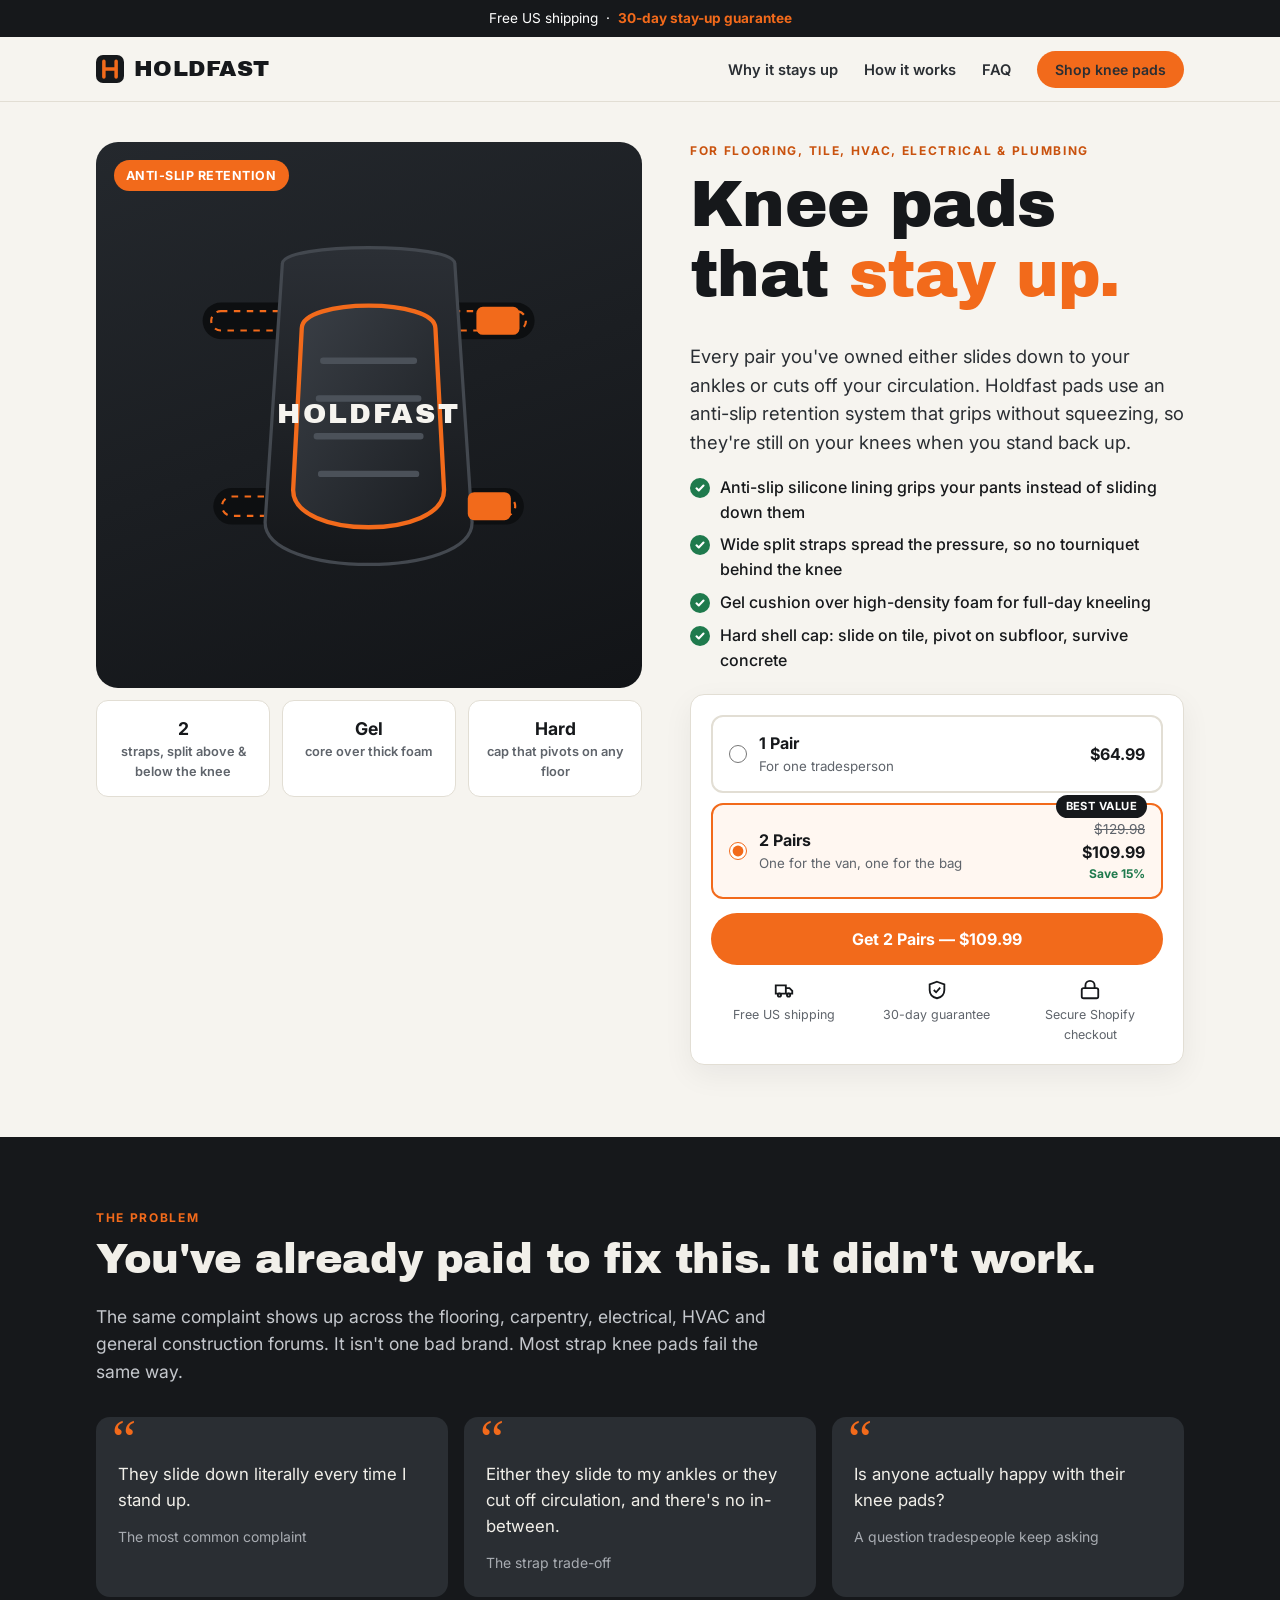
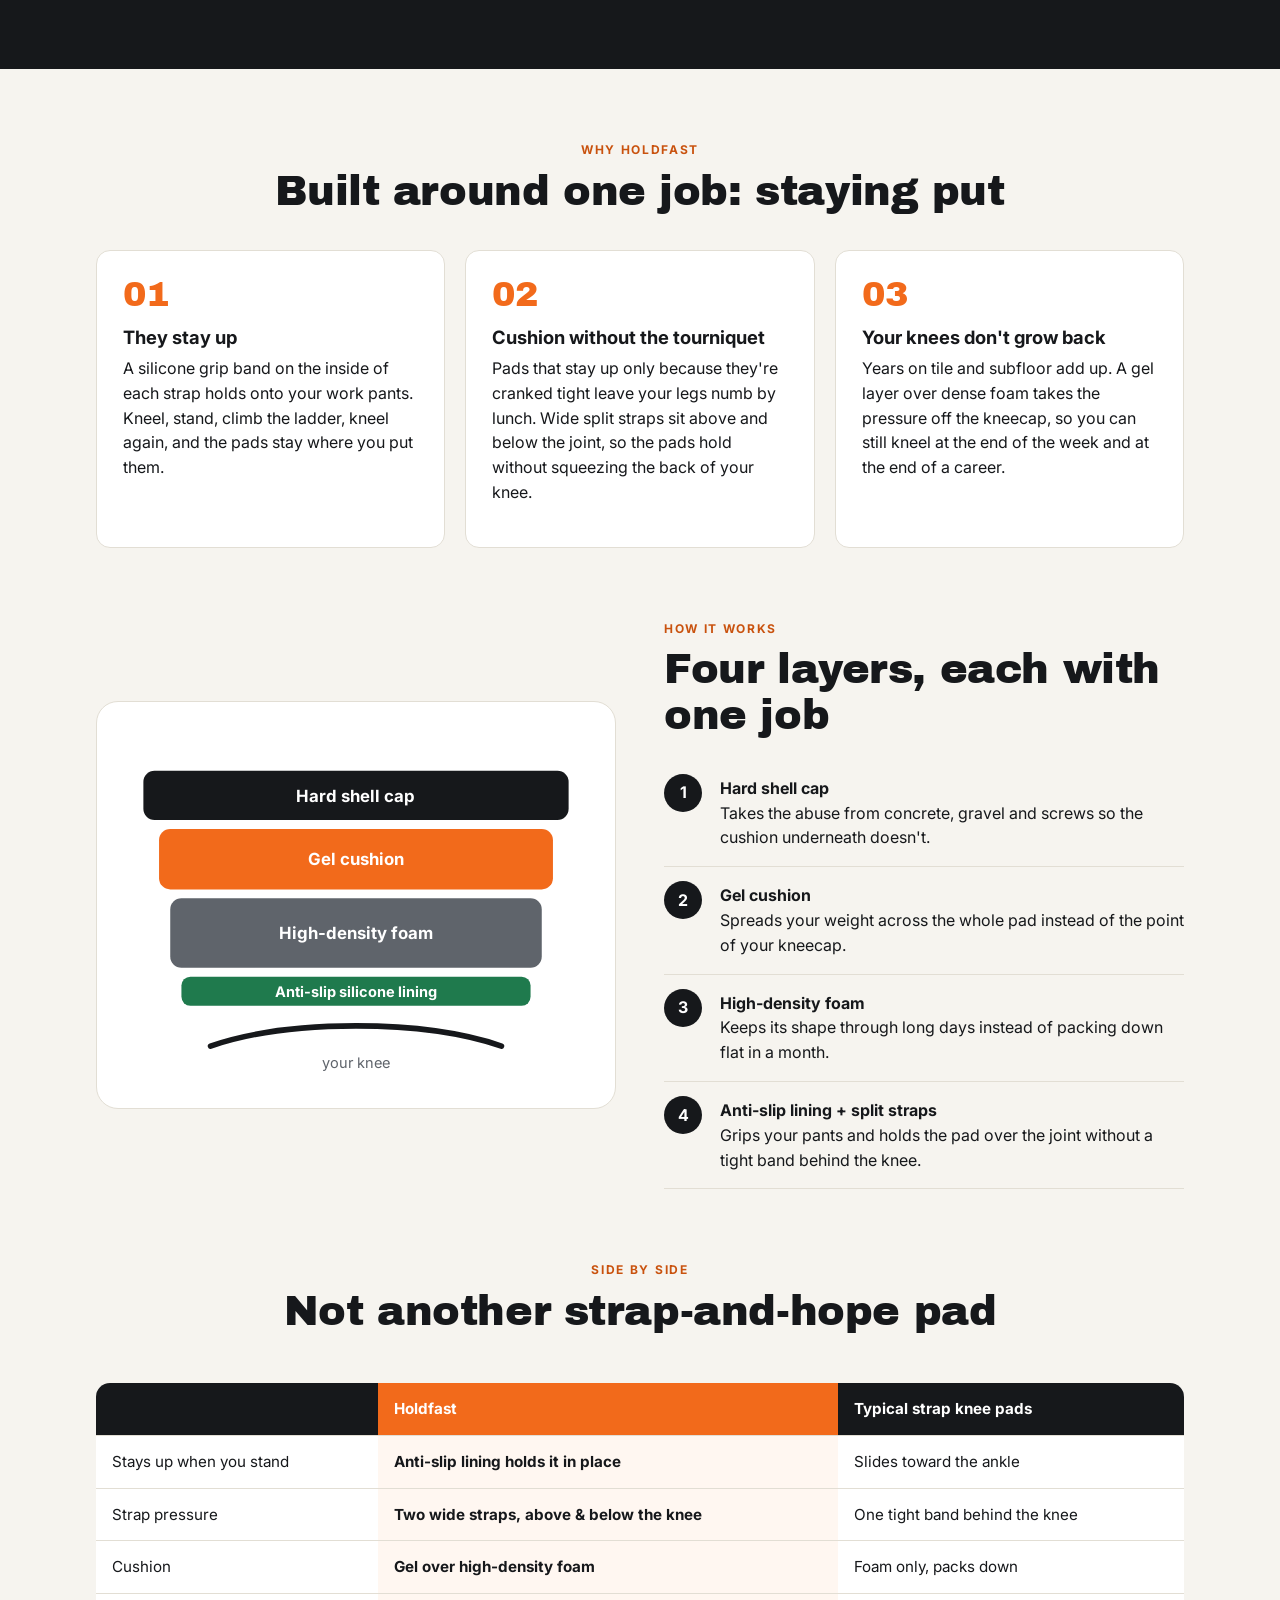
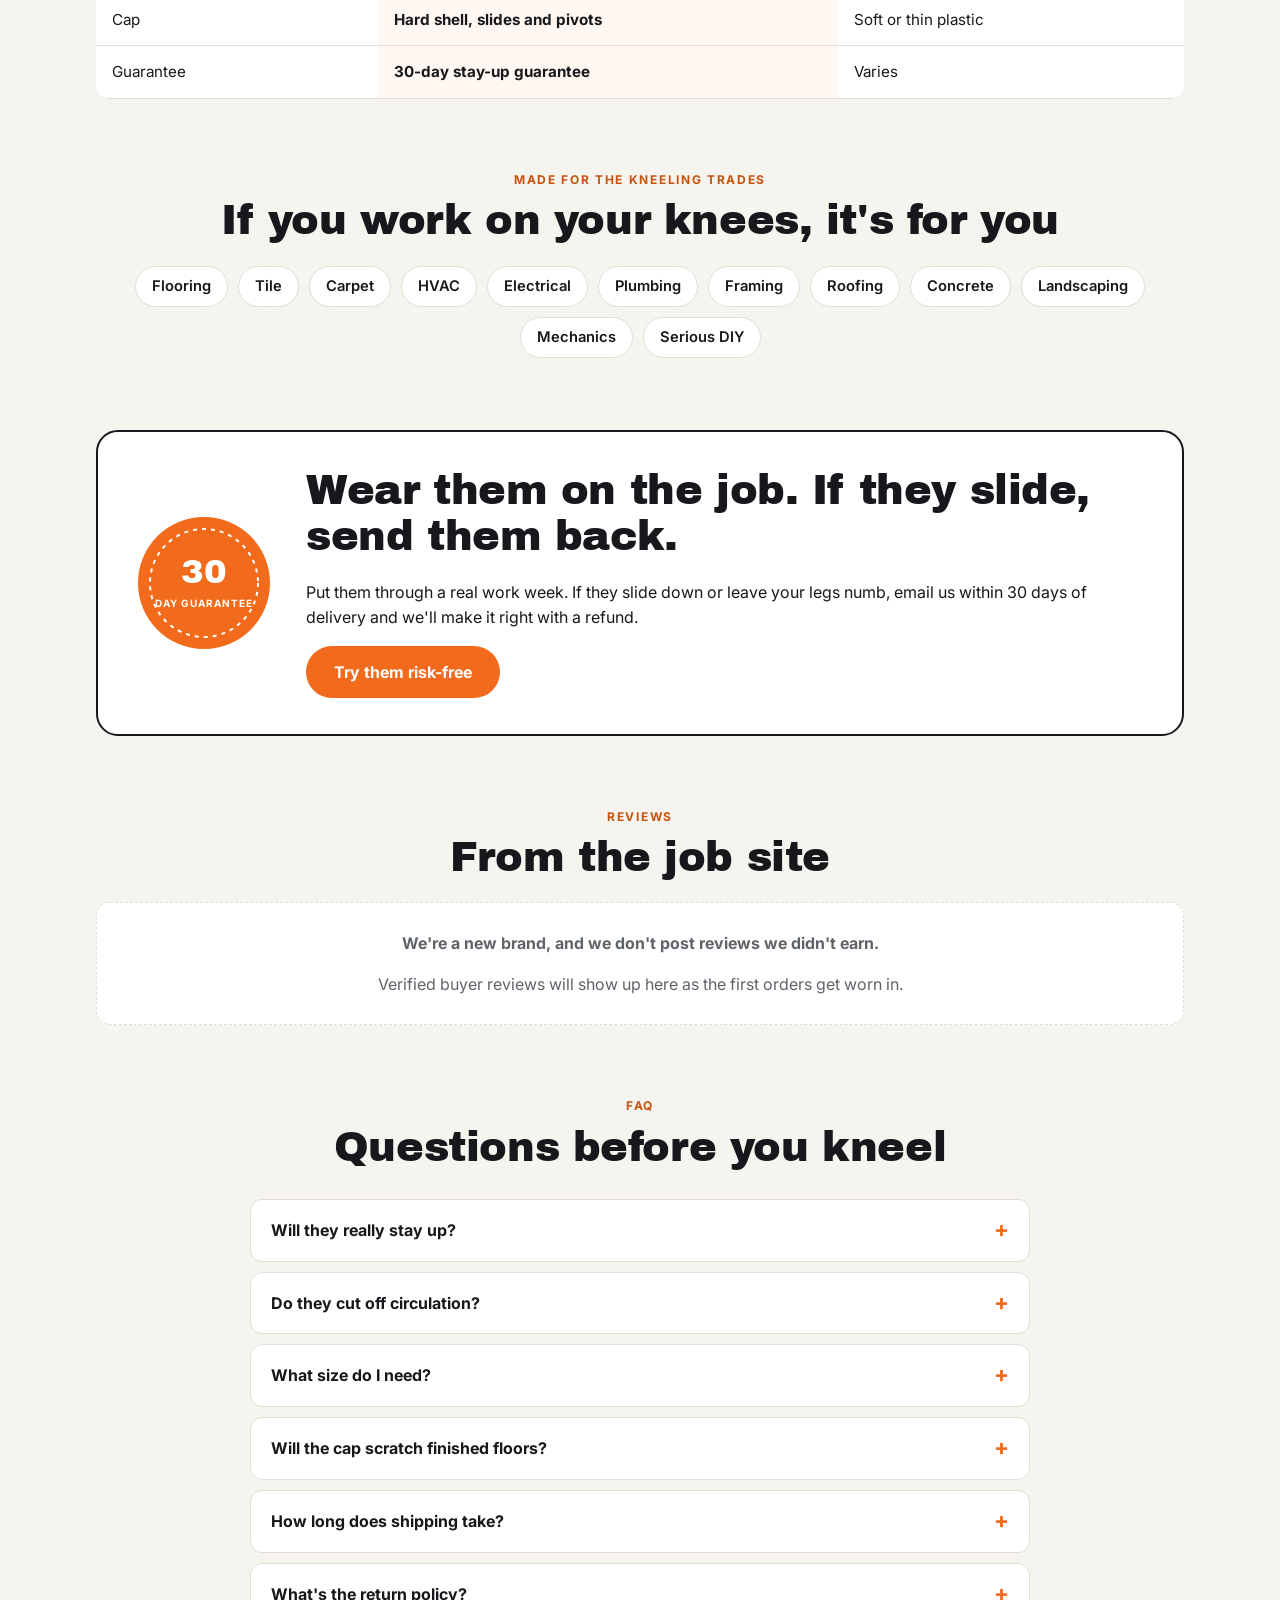
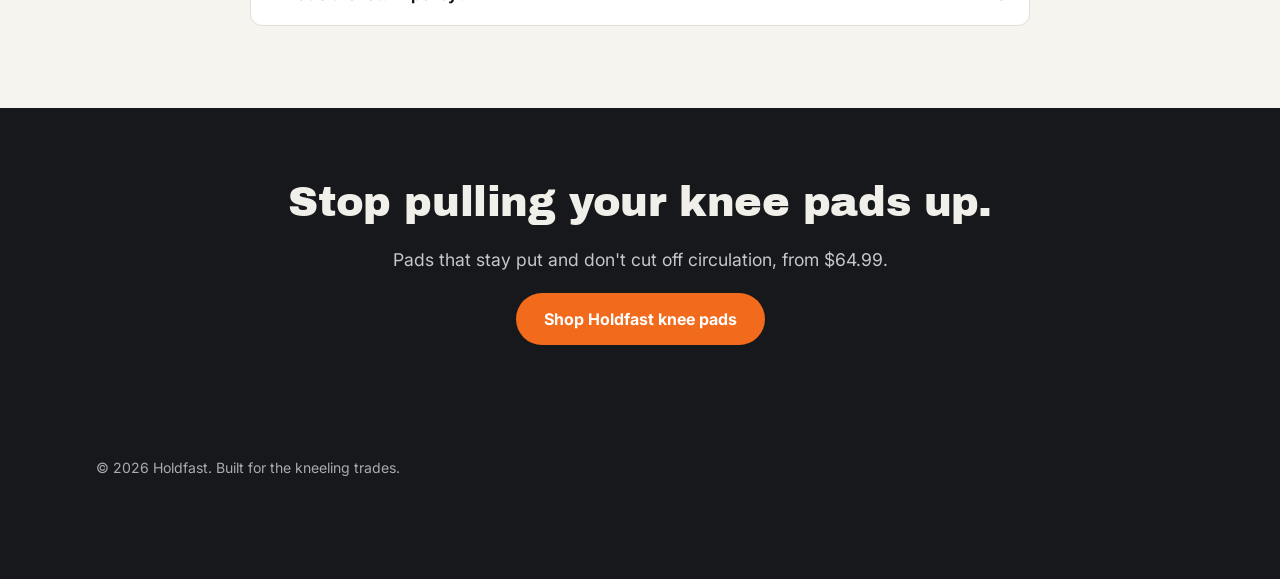
<file: index.html>
<!doctype html>
<html lang="en">
<head>
  <meta charset="utf-8">
  <meta name="viewport" content="width=device-width, initial-scale=1">
  <title>Holdfast — Work Knee Pads That Stay Up</title>
  <meta name="description" content="Heavy-duty work knee pads with an anti-slip retention system. They don't slide down when you stand up, and they don't cut off circulation. Built for flooring, tile, HVAC, electrical and plumbing.">
  <meta property="og:title" content="Holdfast — Work Knee Pads That Stay Up">
  <meta property="og:description" content="Anti-slip work knee pads for the kneeling trades. Stays up without the tourniquet.">
  <meta property="og:type" content="product">
  <meta name="theme-color" content="#16181b">
  <link rel="icon" href="data:image/svg+xml,%3Csvg xmlns='http://www.w3.org/2000/svg' viewBox='0 0 32 32'%3E%3Crect width='32' height='32' rx='8' fill='%2316181b'/%3E%3Cpath d='M9 7v18M23 7v18M9 16h14' stroke='%23f26a1b' stroke-width='4' stroke-linecap='round'/%3E%3C/svg%3E">
  <link rel="preconnect" href="https://fonts.googleapis.com">
  <link rel="preconnect" href="https://fonts.gstatic.com" crossorigin>
  <link href="https://fonts.googleapis.com/css2?family=Archivo+Black&family=Inter:wght@400;500;600;700&display=swap" rel="stylesheet">
  <link rel="stylesheet" href="assets/styles.css">
  <script src="assets/config.js"></script>
  <script src="assets/store.js" defer></script>
</head>
<body>

<div class="announce">Free US shipping &nbsp;·&nbsp; <strong><span data-guarantee-days>30</span>-day stay-up guarantee</strong></div>

<header class="site">
  <div class="wrap">
    <a href="#" class="logo" aria-label="Holdfast home">
      <svg viewBox="0 0 32 32" aria-hidden="true"><rect width="32" height="32" rx="8" fill="#16181b"/><path d="M9 7v18M23 7v18M9 16h14" stroke="#f26a1b" stroke-width="4" stroke-linecap="round"/></svg>
      HOLDFAST
    </a>
    <nav class="site">
      <a href="#why">Why it stays up</a>
      <a href="#how">How it works</a>
      <a href="#faq">FAQ</a>
      <a href="#buy-box" class="btn small">Shop knee pads</a>
    </nav>
  </div>
</header>

<main>

<!-- HERO / PRODUCT -->
<section class="hero">
  <div class="wrap hero-grid">
    <div>
      <div class="gallery">
        <span class="tag">ANTI-SLIP RETENTION</span>
        <svg viewBox="0 0 400 400" role="img" aria-label="Holdfast work knee pad illustration">
          <defs>
            <linearGradient id="cap" x1="0" y1="0" x2="1" y2="1"><stop offset="0" stop-color="#3a3f46"/><stop offset="1" stop-color="#1b1e22"/></linearGradient>
            <linearGradient id="foam" x1="0" y1="0" x2="0" y2="1"><stop offset="0" stop-color="#2b2f35"/><stop offset="1" stop-color="#15171a"/></linearGradient>
          </defs>
          <!-- upper strap -->
          <rect x="46" y="96" width="308" height="34" rx="17" fill="#0d0f11"/>
          <rect x="54" y="104" width="292" height="18" rx="9" fill="none" stroke="#f26a1b" stroke-width="2" stroke-dasharray="6 6"/>
          <!-- lower strap -->
          <rect x="56" y="268" width="288" height="34" rx="17" fill="#0d0f11"/>
          <rect x="64" y="276" width="272" height="18" rx="9" fill="none" stroke="#f26a1b" stroke-width="2" stroke-dasharray="6 6"/>
          <!-- foam body -->
          <path d="M120 60 C120 40 280 40 280 60 L296 300 C296 352 104 352 104 300 Z" fill="url(#foam)" stroke="#43484f" stroke-width="3"/>
          <!-- hard cap -->
          <path d="M138 120 C138 92 262 92 262 120 L270 270 C270 316 130 316 130 270 Z" fill="url(#cap)" stroke="#f26a1b" stroke-width="4"/>
          <!-- cap ridges -->
          <path d="M158 150 H242 M154 185 H246 M152 220 H248 M156 255 H244" stroke="#4b5159" stroke-width="6" stroke-linecap="round"/>
          <!-- buckles -->
          <rect x="300" y="100" width="40" height="26" rx="6" fill="#f26a1b"/>
          <rect x="292" y="272" width="40" height="26" rx="6" fill="#f26a1b"/>
          <!-- wordmark -->
          <text x="200" y="208" text-anchor="middle" font-family="Archivo Black, sans-serif" font-size="26" fill="#f6f4ef" letter-spacing="2">HOLDFAST</text>
        </svg>
      </div>
      <div class="thumbs">
        <div><strong>2</strong>straps, split above &amp; below the knee</div>
        <div><strong>Gel</strong>core over thick foam</div>
        <div><strong>Hard</strong>cap that pivots on any floor</div>
      </div>
    </div>

    <div>
      <p class="eyebrow">For flooring, tile, HVAC, electrical &amp; plumbing</p>
      <h1>Knee pads that <span>stay up.</span></h1>
      <p class="lede">Every pair you've owned either slides down to your ankles or cuts off your circulation. Holdfast pads use an anti-slip retention system that grips without squeezing, so they're still on your knees when you stand back up.</p>
      <ul class="bullets">
        <li>Anti-slip silicone lining grips your pants instead of sliding down them</li>
        <li>Wide split straps spread the pressure, so no tourniquet behind the knee</li>
        <li>Gel cushion over high-density foam for full-day kneeling</li>
        <li>Hard shell cap: slide on tile, pivot on subfloor, survive concrete</li>
      </ul>

      <div class="buy-box" id="buy-box">
        <div class="offers" id="offers"></div>
        <button class="btn block" data-buy>Get 2 Pairs</button>
        <div class="trust-row">
          <div><svg viewBox="0 0 24 24" fill="none" stroke="currentColor" stroke-width="2"><path d="M3 7h11v9H3zM14 10h4l3 3v3h-7z"/><circle cx="7" cy="17.5" r="1.8"/><circle cx="17" cy="17.5" r="1.8"/></svg>Free US shipping</div>
          <div><svg viewBox="0 0 24 24" fill="none" stroke="currentColor" stroke-width="2"><path d="M12 3l8 3v6c0 5-3.5 8-8 9-4.5-1-8-4-8-9V6z"/><path d="M8.5 12l2.5 2.5 4.5-5"/></svg><span><span data-guarantee-days>30</span>-day guarantee</span></div>
          <div><svg viewBox="0 0 24 24" fill="none" stroke="currentColor" stroke-width="2"><rect x="3" y="10" width="18" height="11" rx="2"/><path d="M7 10V7a5 5 0 0110 0v3"/></svg>Secure Shopify checkout</div>
        </div>
        <div class="setup-note" id="setup-note" hidden>
          <strong>Checkout isn't connected yet.</strong> Add your Shopify domain and variant IDs in <code>assets/config.js</code> to turn on buying.
        </div>
      </div>
    </div>
  </div>
</section>

<!-- PAIN -->
<section class="dark" id="why">
  <div class="wrap">
    <p class="eyebrow">The problem</p>
    <h2>You've already paid to fix this. It didn't work.</h2>
    <p class="pain-sub">The same complaint shows up across the flooring, carpentry, electrical, HVAC and general construction forums. It isn't one bad brand. Most strap knee pads fail the same way.</p>
    <div class="quotes">
      <div class="quote"><p>They slide down literally every time I stand up.</p><small>The most common complaint</small></div>
      <div class="quote"><p>Either they slide to my ankles or they cut off circulation, and there's no in-between.</p><small>The strap trade-off</small></div>
      <div class="quote"><p>Is anyone actually happy with their knee pads?</p><small>A question tradespeople keep asking</small></div>
    </div>
  </div>
</section>

<!-- ANGLES -->
<section>
  <div class="wrap">
    <div class="center">
      <p class="eyebrow">Why Holdfast</p>
      <h2>Built around one job: staying put</h2>
    </div>
    <div class="angles">
      <div class="angle">
        <div class="num">01</div>
        <h3>They stay up</h3>
        <p>A silicone grip band on the inside of each strap holds onto your work pants. Kneel, stand, climb the ladder, kneel again, and the pads stay where you put them.</p>
      </div>
      <div class="angle">
        <div class="num">02</div>
        <h3>Cushion without the tourniquet</h3>
        <p>Pads that stay up only because they're cranked tight leave your legs numb by lunch. Wide split straps sit above and below the joint, so the pads hold without squeezing the back of your knee.</p>
      </div>
      <div class="angle">
        <div class="num">03</div>
        <h3>Your knees don't grow back</h3>
        <p>Years on tile and subfloor add up. A gel layer over dense foam takes the pressure off the kneecap, so you can still kneel at the end of the week and at the end of a career.</p>
      </div>
    </div>
  </div>
</section>

<!-- HOW IT WORKS -->
<section id="how" style="padding-top:0">
  <div class="wrap how-grid">
    <div class="diagram">
      <svg viewBox="0 0 420 320" role="img" aria-label="Cross-section of the knee pad layers">
        <rect x="20" y="40" width="380" height="44" rx="10" fill="#16181b"/>
        <text x="210" y="68" fill="#fff" font-family="Inter, sans-serif" font-weight="700" font-size="15" text-anchor="middle">Hard shell cap</text>
        <rect x="34" y="92" width="352" height="54" rx="10" fill="#f26a1b"/>
        <text x="210" y="124" fill="#fff" font-family="Inter, sans-serif" font-weight="700" font-size="15" text-anchor="middle">Gel cushion</text>
        <rect x="44" y="154" width="332" height="62" rx="10" fill="#5f646b"/>
        <text x="210" y="190" fill="#fff" font-family="Inter, sans-serif" font-weight="700" font-size="15" text-anchor="middle">High-density foam</text>
        <rect x="54" y="224" width="312" height="26" rx="8" fill="#1f7a4d"/>
        <text x="210" y="242" fill="#fff" font-family="Inter, sans-serif" font-weight="700" font-size="13" text-anchor="middle">Anti-slip silicone lining</text>
        <path d="M80 286 C150 262 270 262 340 286" stroke="#16181b" stroke-width="5" fill="none" stroke-linecap="round"/>
        <text x="210" y="306" fill="#5f646b" font-family="Inter, sans-serif" font-size="13" text-anchor="middle">your knee</text>
      </svg>
    </div>
    <div>
      <p class="eyebrow">How it works</p>
      <h2>Four layers, each with one job</h2>
      <ol class="layers">
        <li><strong>Hard shell cap</strong>Takes the abuse from concrete, gravel and screws so the cushion underneath doesn't.</li>
        <li><strong>Gel cushion</strong>Spreads your weight across the whole pad instead of the point of your kneecap.</li>
        <li><strong>High-density foam</strong>Keeps its shape through long days instead of packing down flat in a month.</li>
        <li><strong>Anti-slip lining + split straps</strong>Grips your pants and holds the pad over the joint without a tight band behind the knee.</li>
      </ol>
    </div>
  </div>
</section>

<!-- COMPARISON -->
<section style="padding-top:0">
  <div class="wrap">
    <div class="center">
      <p class="eyebrow">Side by side</p>
      <h2>Not another strap-and-hope pad</h2>
    </div>
    <div class="compare-wrap">
      <table class="compare">
        <thead><tr><th></th><th>Holdfast</th><th>Typical strap knee pads</th></tr></thead>
        <tbody>
          <tr><td>Stays up when you stand</td><td>Anti-slip lining holds it in place</td><td>Slides toward the ankle</td></tr>
          <tr><td>Strap pressure</td><td>Two wide straps, above &amp; below the knee</td><td>One tight band behind the knee</td></tr>
          <tr><td>Cushion</td><td>Gel over high-density foam</td><td>Foam only, packs down</td></tr>
          <tr><td>Cap</td><td>Hard shell, slides and pivots</td><td>Soft or thin plastic</td></tr>
          <tr><td>Guarantee</td><td><span data-guarantee-days>30</span>-day stay-up guarantee</td><td>Varies</td></tr>
        </tbody>
      </table>
    </div>
  </div>
</section>

<!-- WHO IT'S FOR -->
<section style="padding-top:0">
  <div class="wrap center">
    <p class="eyebrow">Made for the kneeling trades</p>
    <h2>If you work on your knees, it's for you</h2>
    <div class="trades" style="justify-content:center">
      <span>Flooring</span><span>Tile</span><span>Carpet</span><span>HVAC</span><span>Electrical</span><span>Plumbing</span><span>Framing</span><span>Roofing</span><span>Concrete</span><span>Landscaping</span><span>Mechanics</span><span>Serious DIY</span>
    </div>
  </div>
</section>

<!-- GUARANTEE -->
<section style="padding-top:0">
  <div class="wrap">
    <div class="guarantee">
      <svg class="seal" viewBox="0 0 140 140" aria-hidden="true">
        <circle cx="70" cy="70" r="66" fill="#f26a1b"/>
        <circle cx="70" cy="70" r="54" fill="none" stroke="#fff" stroke-width="2" stroke-dasharray="4 5"/>
        <text x="70" y="70" text-anchor="middle" fill="#fff" font-family="Archivo Black, sans-serif" font-size="34" data-guarantee-days>30</text>
        <text x="70" y="94" text-anchor="middle" fill="#fff" font-family="Inter, sans-serif" font-weight="700" font-size="10" letter-spacing="1">DAY GUARANTEE</text>
      </svg>
      <div>
        <h2>Wear them on the job. If they slide, send them back.</h2>
        <p>Put them through a real work week. If they slide down or leave your legs numb, email us within <span data-guarantee-days>30</span> days of delivery and we'll make it right with a refund.</p>
        <a href="#buy-box" class="btn">Try them risk-free</a>
      </div>
    </div>
  </div>
</section>

<!-- REVIEWS -->
<section style="padding-top:0" id="reviews">
  <div class="wrap">
    <div class="center"><p class="eyebrow">Reviews</p><h2>From the job site</h2></div>
    <div class="reviews-empty">
      <p><strong>We're a new brand, and we don't post reviews we didn't earn.</strong></p>
      <p style="margin:0">Verified buyer reviews will show up here as the first orders get worn in.</p>
    </div>
  </div>
</section>

<!-- FAQ -->
<section style="padding-top:0" id="faq">
  <div class="wrap">
    <div class="center"><p class="eyebrow">FAQ</p><h2>Questions before you kneel</h2></div>
    <div class="faq">
      <details><summary>Will they really stay up?</summary><p>That's what they're designed for. The silicone lining grips your pants and the two straps hold the pad over the joint, not behind it. If they slide on you anyway, the guarantee covers it.</p></details>
      <details><summary>Do they cut off circulation?</summary><p>The straps sit above and below the knee instead of across the back of it, and they're wide, so the pressure is spread out. Snug them enough to hold, not to squeeze.</p></details>
      <details><summary>What size do I need?</summary><p>One size fits most adults. The straps adjust to fit over jeans, work pants, or bib overalls.</p></details>
      <details><summary>Will the cap scratch finished floors?</summary><p>The hard cap is made for subfloor, concrete and tile. For finished hardwood, put a drop cloth down the same way you would with any hard-cap pad.</p></details>
      <details><summary>How long does shipping take?</summary><p data-shipping-note>Free US shipping.</p></details>
      <details><summary>What's the return policy?</summary><p>If the pads slide, numb your legs, or just aren't for you, contact us within <span data-guarantee-days>30</span> days of delivery for a refund. See the refund policy at checkout for the details.</p></details>
    </div>
  </div>
</section>

<!-- FINAL CTA -->
<section class="dark final">
  <div class="wrap">
    <h2>Stop pulling your knee pads up.</h2>
    <p class="pain-sub" style="margin:0 auto 10px">Pads that stay put and don't cut off circulation, from <span data-from-price>$64.99</span>.</p>
    <a href="#buy-box" class="btn">Shop Holdfast knee pads</a>
  </div>
</section>

</main>

<footer class="site">
  <div class="wrap">
    <div>© <span data-year></span> Holdfast. Built for the kneeling trades.</div>
    <div data-support></div>
  </div>
</footer>

<div class="sticky-buy" id="sticky-buy">
  <div><strong>Holdfast Knee Pads</strong>From <span data-from-price>$64.99</span> · free shipping</div>
  <button class="btn" data-buy data-short>Buy</button>
</div>

</body>
</html>
</file>
<file: assets/styles.css>
:root {
  --ink: #16181b;
  --ink-2: #2a2e33;
  --paper: #f6f4ef;
  --card: #ffffff;
  --line: #e2ded4;
  --muted: #5f646b;
  --accent: #f26a1b;
  --accent-ink: #ffffff;
  --accent-dark: #c9520e;
  --good: #1f7a4d;
  --radius: 14px;
  --wrap: 1120px;
  --font: "Inter", system-ui, -apple-system, "Segoe UI", Roboto, sans-serif;
  --display: "Archivo Black", "Inter", system-ui, sans-serif;
}

* { box-sizing: border-box; }
html { scroll-behavior: smooth; }
body {
  margin: 0;
  font-family: var(--font);
  color: var(--ink);
  background: var(--paper);
  line-height: 1.55;
  -webkit-font-smoothing: antialiased;
}
img, svg { max-width: 100%; display: block; }
a { color: inherit; }
h1, h2, h3 { line-height: 1.1; margin: 0 0 .5em; }
h1, h2 { font-family: var(--display); font-weight: 400; letter-spacing: -.01em; }
h1 { font-size: clamp(2.3rem, 6vw, 4rem); }
h2 { font-size: clamp(1.7rem, 4vw, 2.6rem); }
h3 { font-size: 1.15rem; }
p { margin: 0 0 1em; }
.wrap { max-width: var(--wrap); margin: 0 auto; padding: 0 16px; }
.eyebrow { text-transform: uppercase; letter-spacing: .14em; font-size: .75rem; font-weight: 700; color: var(--accent-dark); margin-bottom: .75em; }
section { padding: 72px 0; }

/* Announcement + header */
.announce { background: var(--ink); color: #fff; text-align: center; font-size: .85rem; padding: 8px 16px; }
.announce strong { color: var(--accent); }
header.site { background: var(--paper); border-bottom: 1px solid var(--line); position: sticky; top: 0; z-index: 20; }
header.site .wrap { display: flex; align-items: center; justify-content: space-between; height: 64px; }
.logo { font-family: var(--display); font-size: 1.4rem; text-decoration: none; letter-spacing: .02em; display: flex; align-items: center; gap: 10px; }
.logo svg { width: 28px; height: 28px; }
nav.site a { text-decoration: none; font-weight: 600; font-size: .92rem; margin-left: 22px; color: var(--ink-2); }
nav.site a.btn { margin-left: 22px; }
@media (max-width: 720px) { nav.site a:not(.btn) { display: none; } }

/* Buttons */
.btn {
  display: inline-flex; align-items: center; justify-content: center; gap: 8px;
  background: var(--accent); color: var(--accent-ink); border: 0; border-radius: 999px;
  padding: 16px 28px; font: 700 1rem var(--font); text-decoration: none; cursor: pointer;
  transition: background .15s, transform .15s;
}
.btn:hover { background: var(--accent-dark); }
.btn:active { transform: translateY(1px); }
.btn.small { padding: 10px 18px; font-size: .88rem; }
.btn.block { width: 100%; }
.btn.ghost { background: transparent; color: var(--ink); border: 2px solid var(--ink); }
.btn.ghost:hover { background: var(--ink); color: #fff; }

/* Hero / product */
.hero { padding: 40px 0 72px; }
.hero-grid { display: grid; grid-template-columns: 1.05fr .95fr; gap: 48px; align-items: start; }
@media (max-width: 900px) { .hero-grid { grid-template-columns: 1fr; gap: 28px; } }
.gallery { background: linear-gradient(160deg, #24282d, #121417); border-radius: 22px; padding: 28px; position: relative; overflow: hidden; aspect-ratio: 1 / 1; display: grid; place-items: center; }
.gallery .tag { position: absolute; top: 18px; left: 18px; background: var(--accent); color: #fff; font-weight: 700; font-size: .78rem; padding: 6px 12px; border-radius: 999px; letter-spacing: .04em; }
.gallery svg { width: 88%; height: auto; }
.thumbs { display: grid; grid-template-columns: repeat(3, 1fr); gap: 12px; margin-top: 12px; }
.thumbs div { background: var(--card); border: 1px solid var(--line); border-radius: 12px; padding: 14px; font-size: .8rem; font-weight: 600; color: var(--muted); text-align: center; }
.thumbs strong { display: block; color: var(--ink); font-size: 1.1rem; }
.rating-line { display: flex; gap: 10px; align-items: center; font-size: .9rem; color: var(--muted); margin-bottom: 12px; }
.hero h1 span { color: var(--accent); }
.lede { font-size: 1.15rem; color: var(--ink-2); max-width: 34em; }
.bullets { list-style: none; padding: 0; margin: 0 0 22px; }
.bullets li { padding-left: 30px; position: relative; margin-bottom: 8px; font-weight: 500; }
.bullets li::before { content: ""; position: absolute; left: 0; top: 3px; width: 20px; height: 20px; border-radius: 50%; background: var(--good) url("data:image/svg+xml,%3Csvg xmlns='http://www.w3.org/2000/svg' viewBox='0 0 20 20' fill='none' stroke='white' stroke-width='3' stroke-linecap='round' stroke-linejoin='round'%3E%3Cpath d='M5 10.5l3.2 3L15 6.5'/%3E%3C/svg%3E") center / 14px no-repeat; }

.buy-box { background: var(--card); border: 1px solid var(--line); border-radius: var(--radius); padding: 20px; box-shadow: 0 10px 30px rgba(22,24,27,.06); }
.offers { display: grid; gap: 10px; margin-bottom: 14px; }
.offer { position: relative; display: flex; align-items: center; gap: 12px; border: 2px solid var(--line); border-radius: 12px; padding: 14px 16px; cursor: pointer; transition: border-color .15s, background .15s; }
.offer input { accent-color: var(--accent); width: 18px; height: 18px; margin: 0; }
.offer.is-selected { border-color: var(--accent); background: #fff7f1; }
.offer-main { flex: 1; display: flex; flex-direction: column; }
.offer-main small { color: var(--muted); }
.offer-price { text-align: right; display: flex; flex-direction: column; align-items: flex-end; }
.offer-price s { color: var(--muted); font-size: .85rem; }
.offer-price em { font-style: normal; font-size: .75rem; font-weight: 700; color: var(--good); }
.offer-badge { position: absolute; top: -10px; right: 14px; background: var(--ink); color: #fff; font-size: .7rem; font-weight: 700; padding: 3px 10px; border-radius: 999px; letter-spacing: .04em; text-transform: uppercase; }
.trust-row { display: grid; grid-template-columns: repeat(3, 1fr); gap: 8px; margin-top: 14px; font-size: .78rem; color: var(--muted); text-align: center; }
.trust-row div { display: flex; flex-direction: column; align-items: center; gap: 4px; }
.trust-row svg { width: 22px; height: 22px; color: var(--ink); }
.setup-note { margin-top: 14px; background: #fff4d6; border: 1px solid #f1d27a; border-radius: 10px; padding: 12px 14px; font-size: .88rem; }

/* Pain section */
.dark { background: var(--ink); color: #f1efe9; }
.dark .eyebrow { color: var(--accent); }
.quotes { display: grid; grid-template-columns: repeat(3, 1fr); gap: 16px; margin-top: 32px; }
@media (max-width: 820px) { .quotes { grid-template-columns: 1fr; } }
.quote { background: var(--ink-2); border-radius: var(--radius); padding: 22px; font-size: 1.05rem; position: relative; }
.quote::before { content: "\201C"; font-family: Georgia, serif; font-size: 3.4rem; color: var(--accent); position: absolute; top: -4px; left: 16px; line-height: 1; }
.quote p { margin: 22px 0 10px; }
.quote small { color: #a8acb2; }
.pain-sub { color: #c4c7cc; max-width: 40em; font-size: 1.1rem; }

/* Angles */
.angles { display: grid; grid-template-columns: repeat(3, 1fr); gap: 20px; margin-top: 36px; }
@media (max-width: 820px) { .angles { grid-template-columns: 1fr; } }
.angle { background: var(--card); border: 1px solid var(--line); border-radius: var(--radius); padding: 26px; }
.angle .num { font-family: var(--display); font-size: 2.2rem; color: var(--accent); line-height: 1; margin-bottom: 14px; }

/* How it works */
.how-grid { display: grid; grid-template-columns: 1fr 1fr; gap: 48px; align-items: center; }
@media (max-width: 900px) { .how-grid { grid-template-columns: 1fr; } }
.layers { list-style: none; padding: 0; margin: 0; counter-reset: layer; }
.layers li { counter-increment: layer; padding: 16px 0 16px 56px; border-bottom: 1px solid var(--line); position: relative; }
.layers li::before { content: counter(layer); position: absolute; left: 0; top: 14px; width: 38px; height: 38px; border-radius: 50%; background: var(--ink); color: #fff; display: grid; place-items: center; font-weight: 700; }
.layers strong { display: block; }
.diagram { background: var(--card); border: 1px solid var(--line); border-radius: 22px; padding: 24px; }

/* Comparison */
.compare { width: 100%; border-collapse: collapse; margin-top: 28px; background: var(--card); border-radius: var(--radius); overflow: hidden; font-size: .95rem; }
.compare th, .compare td { padding: 14px 16px; border-bottom: 1px solid var(--line); text-align: left; }
.compare th { background: var(--ink); color: #fff; font-weight: 700; }
.compare th:nth-child(2) { background: var(--accent); }
.compare td:nth-child(2) { font-weight: 700; background: #fff7f1; }
.compare-wrap { overflow-x: auto; }

/* Trades */
.trades { display: flex; flex-wrap: wrap; gap: 10px; margin-top: 22px; }
.trades span { background: var(--card); border: 1px solid var(--line); border-radius: 999px; padding: 8px 16px; font-weight: 600; font-size: .92rem; }

/* Guarantee */
.guarantee { display: grid; grid-template-columns: auto 1fr; gap: 32px; align-items: center; background: var(--card); border: 2px solid var(--ink); border-radius: 22px; padding: 36px; }
.guarantee .seal { width: 140px; height: 140px; }
@media (max-width: 720px) { .guarantee { grid-template-columns: 1fr; text-align: center; } .guarantee .seal { margin: 0 auto; } }

/* Reviews */
.reviews-empty { background: var(--card); border: 1px dashed var(--line); border-radius: var(--radius); padding: 28px; text-align: center; color: var(--muted); }

/* FAQ */
.faq { max-width: 780px; margin: 28px auto 0; }
.faq details { background: var(--card); border: 1px solid var(--line); border-radius: 12px; margin-bottom: 10px; padding: 0 20px; }
.faq summary { cursor: pointer; padding: 18px 0; font-weight: 700; list-style: none; display: flex; justify-content: space-between; gap: 16px; }
.faq summary::-webkit-details-marker { display: none; }
.faq summary::after { content: "+"; font-size: 1.4rem; line-height: 1; color: var(--accent); }
.faq details[open] summary::after { content: "–"; }
.faq details p { color: var(--ink-2); }

/* Final CTA + footer */
.final { text-align: center; }
.final .btn { margin-top: 10px; }
footer.site { background: var(--ink); color: #a8acb2; padding: 40px 0 100px; font-size: .88rem; }
footer.site .wrap { display: flex; flex-wrap: wrap; justify-content: space-between; gap: 16px; }
footer.site a { color: #f1efe9; }
.center { text-align: center; }
.center .pain-sub, .center .lede { margin-left: auto; margin-right: auto; }

/* Sticky mobile buy bar */
.sticky-buy { position: fixed; left: 0; right: 0; bottom: 0; z-index: 30; background: var(--card); border-top: 1px solid var(--line); padding: 10px 16px; display: flex; gap: 12px; align-items: center; transform: translateY(110%); transition: transform .25s; box-shadow: 0 -8px 24px rgba(0,0,0,.08); }
.sticky-buy.is-visible { transform: none; }
.sticky-buy div { flex: 1; font-size: .85rem; line-height: 1.3; }
.sticky-buy strong { display: block; font-size: .95rem; }
.sticky-buy .btn { padding: 12px 18px; font-size: .9rem; }
@media (min-width: 901px) { .sticky-buy { display: none; } }
</file>
